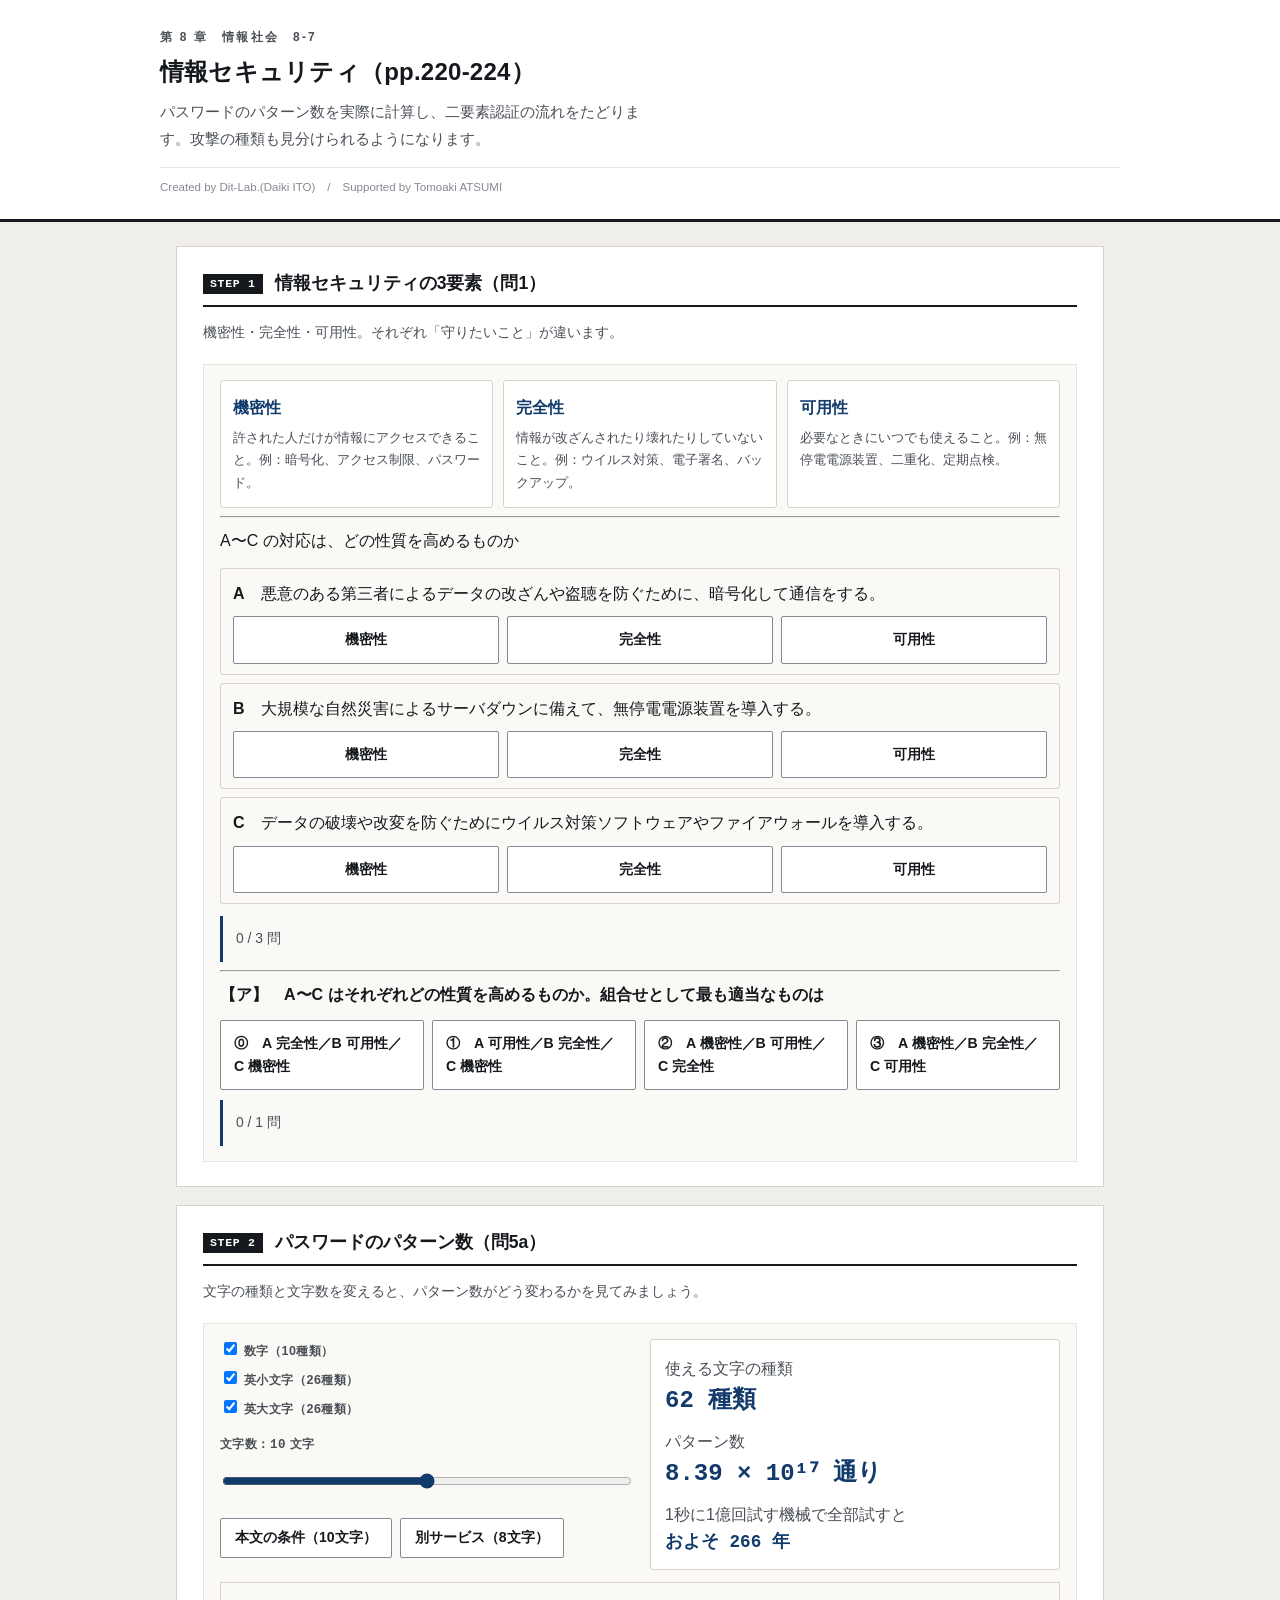
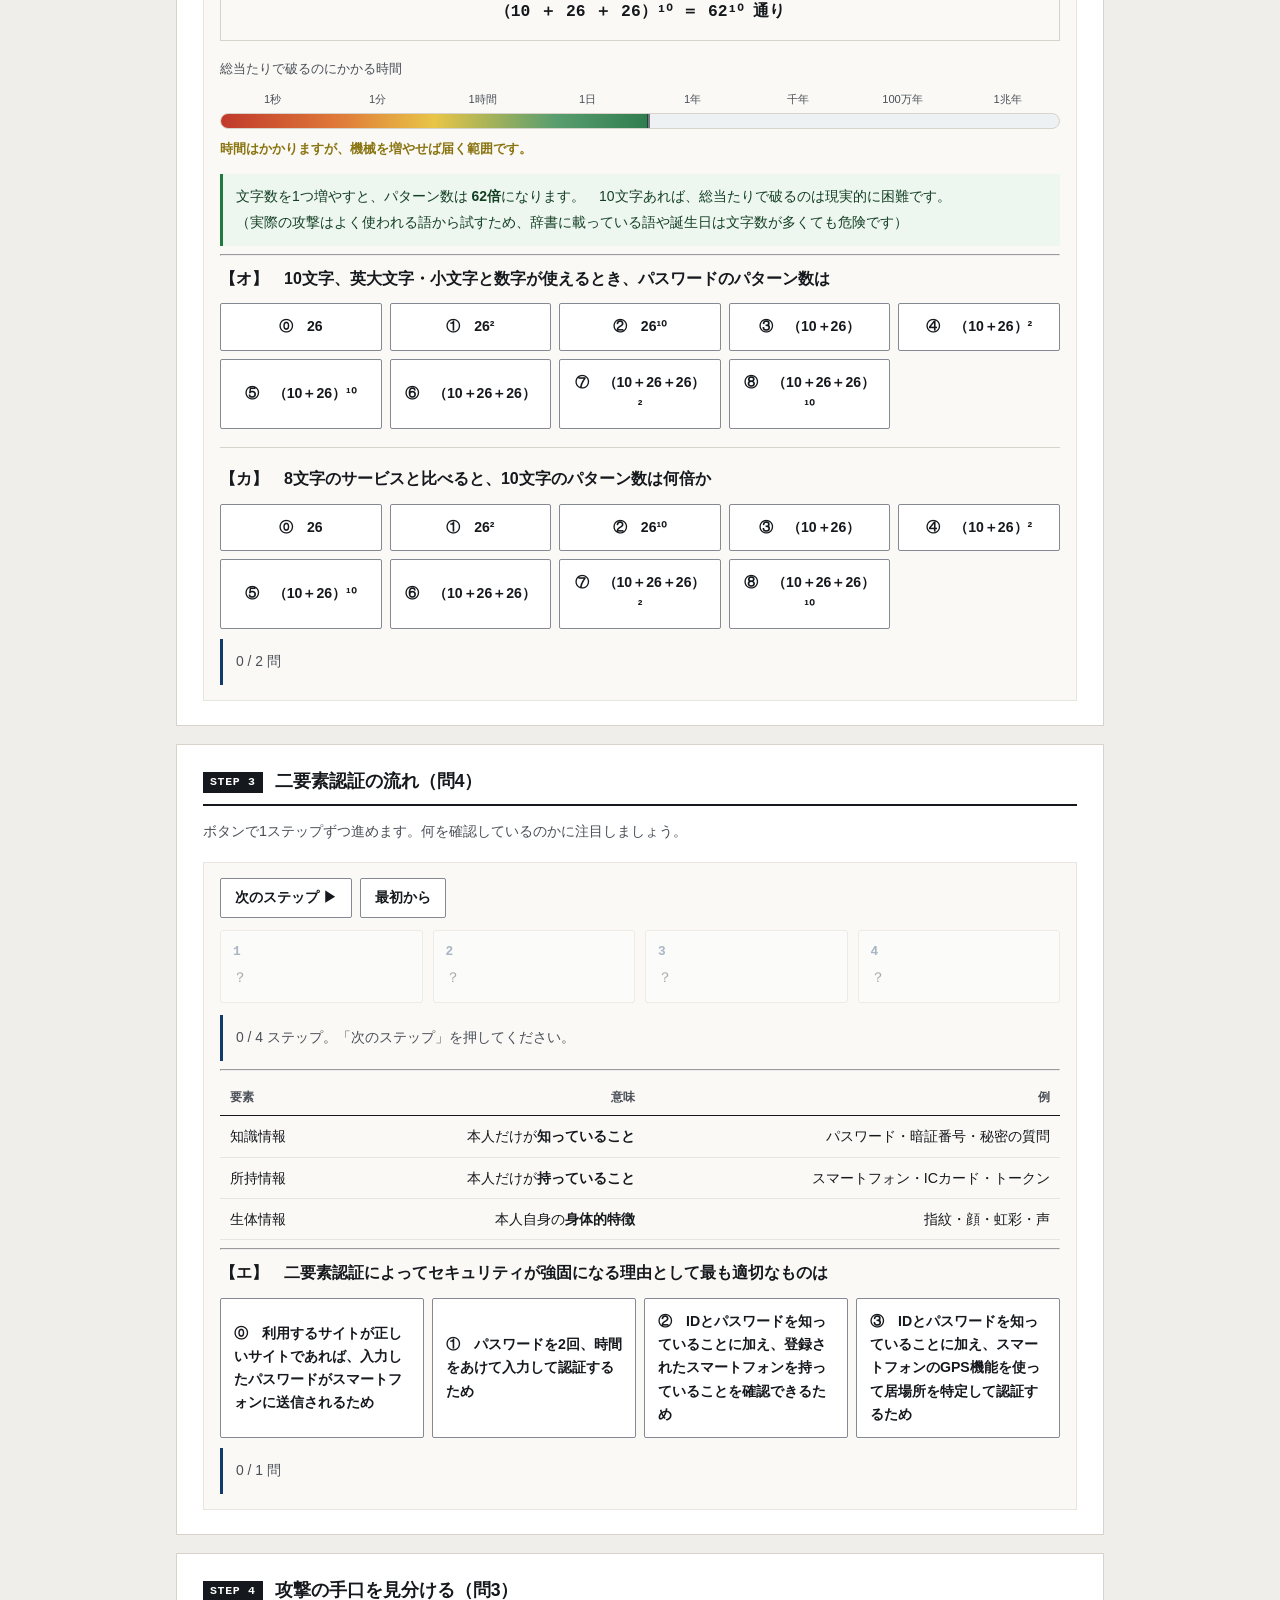
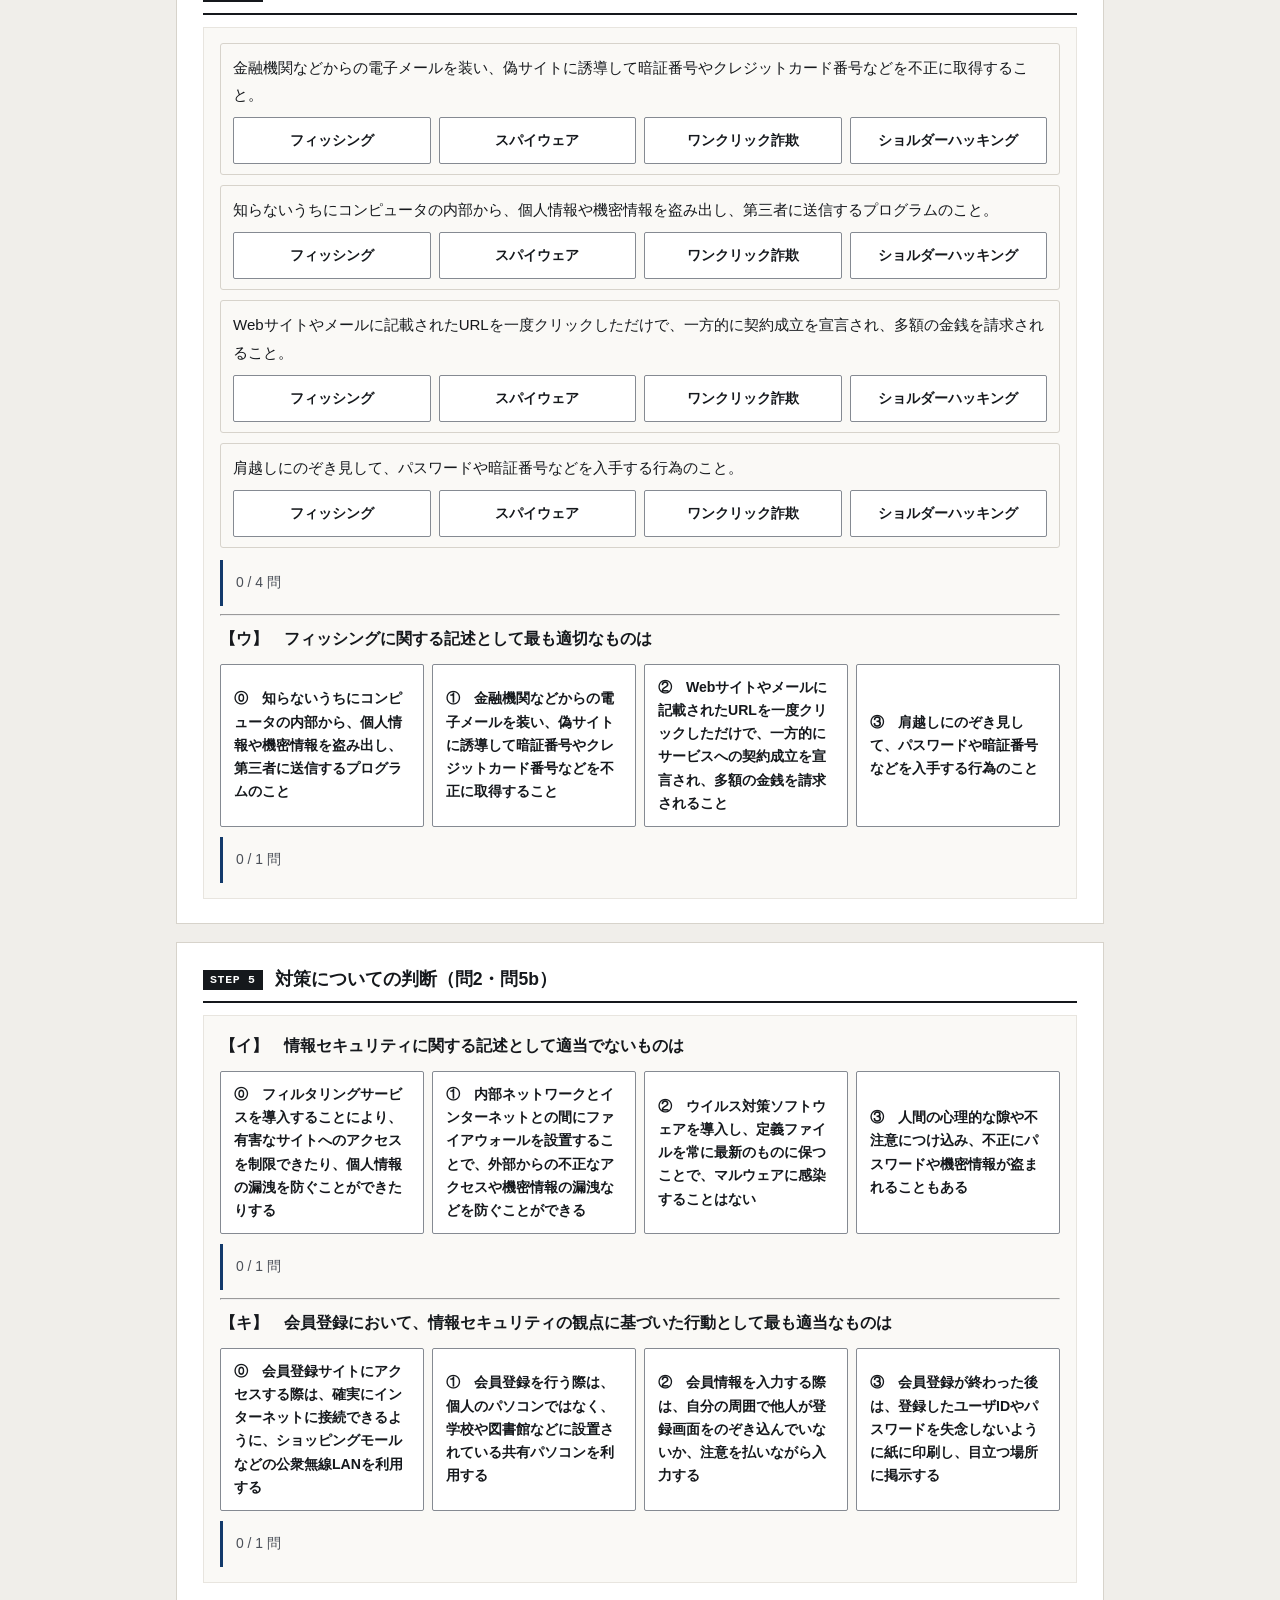
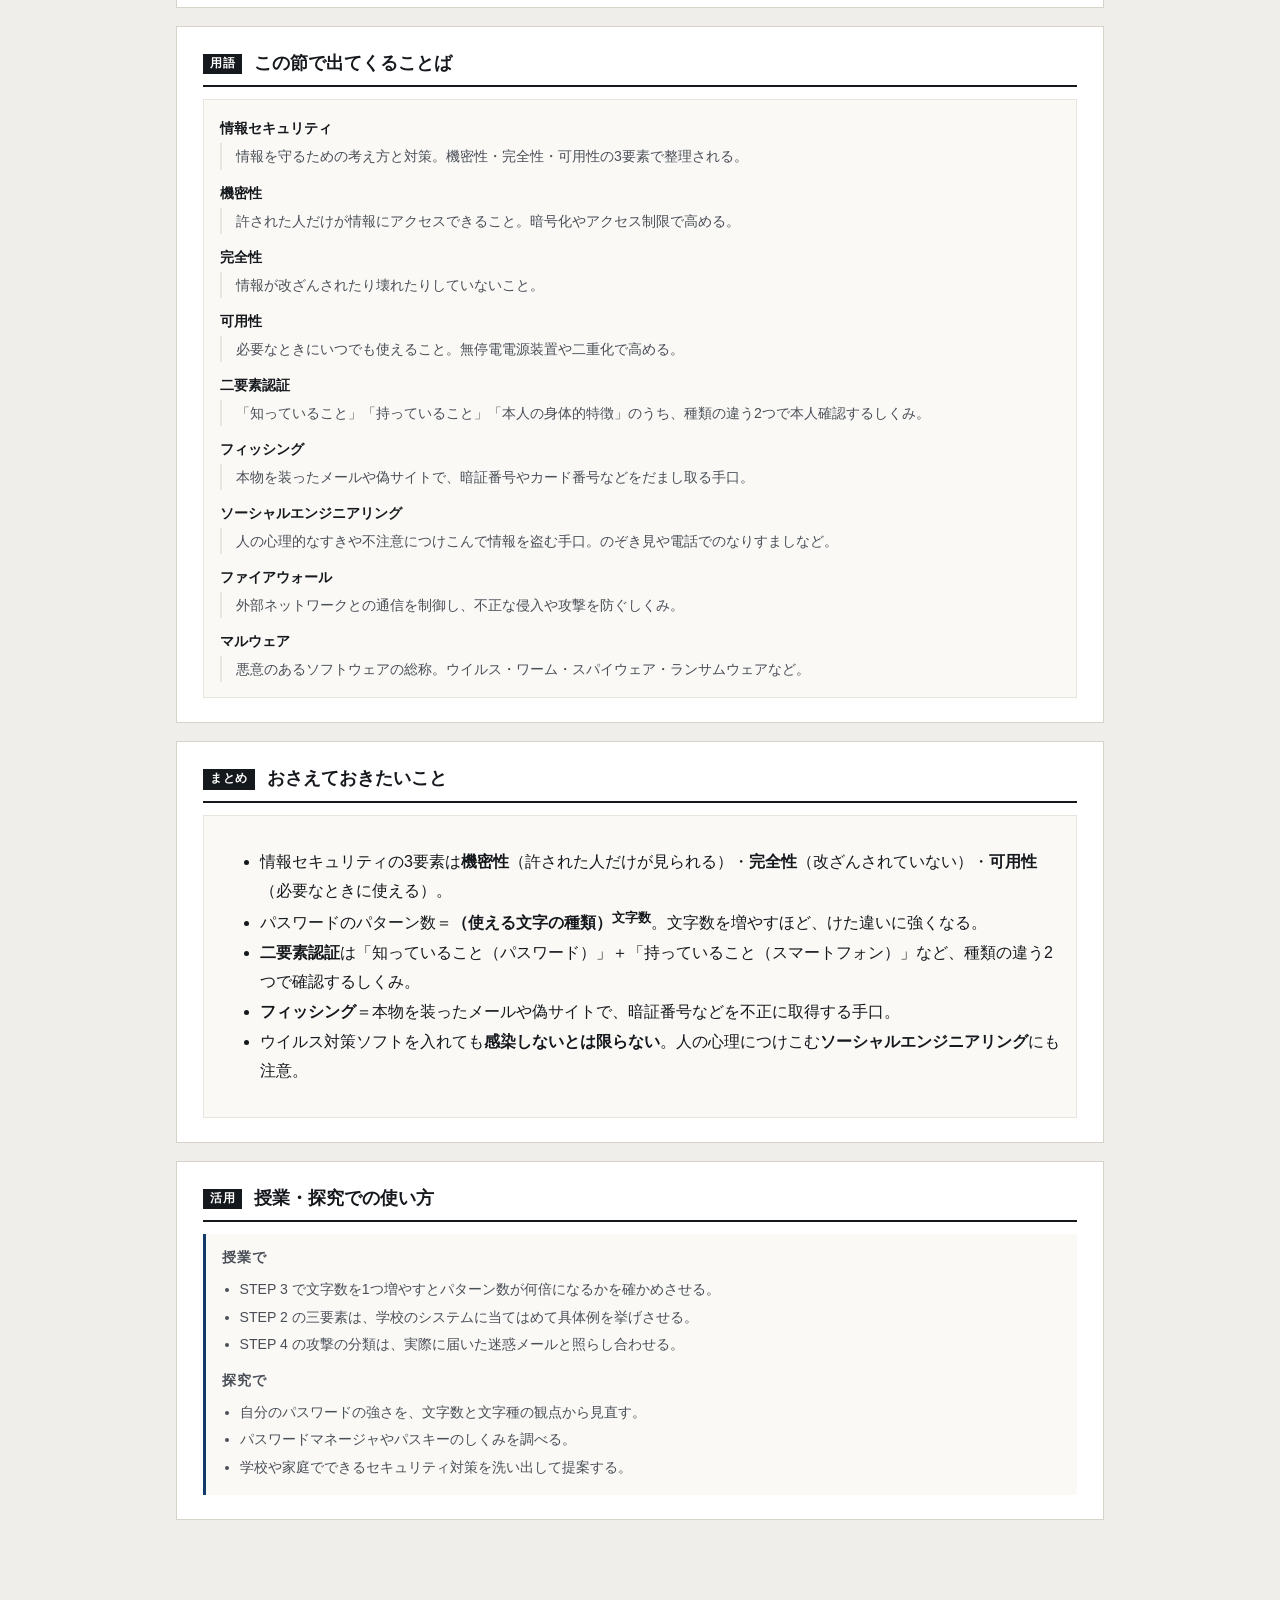
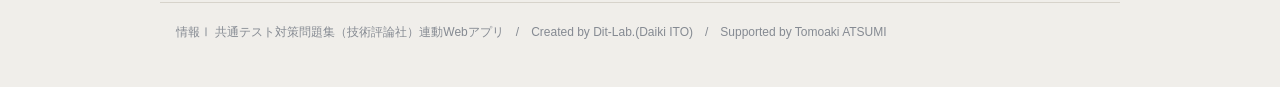
<file: index.html>
<!DOCTYPE html>
<html lang="ja">
<head>
<meta charset="UTF-8">
<meta name="viewport" content="width=device-width, initial-scale=1.0">
<title>情報セキュリティ｜情報Ⅰ共通テスト対策問題集</title>
<meta name="description" content="パスワードのパターン数を実際に計算し、二要素認証の流れをたどります。攻撃の種類も見分けられるようになります。">
<link rel="icon" href="data:image/svg+xml,%3Csvg xmlns=%22http://www.w3.org/2000/svg%22 viewBox=%220 0 32 32%22%3E%3Crect width=%2232%22 height=%2232%22 fill=%22%2315181c%22/%3E%3Ctext x=%2216%22 y=%2222%22 font-size=%2218%22 font-family=%22monospace%22 fill=%22%23fff%22 text-anchor=%22middle%22%3E01%3C/text%3E%3C/svg%3E">
<link rel="stylesheet" href="css/style.css?v=88681cd4">
<link rel="stylesheet" href="css/app.css?v=4eb703d7">
</head>
<body>

<header class="app-header">
  <div class="inner">
    <span class="eyebrow">第 8 章　情報社会　8-7</span>
    <h1>情報セキュリティ（pp.220-224）</h1>
    <p class="lead">パスワードのパターン数を実際に計算し、二要素認証の流れをたどります。攻撃の種類も見分けられるようになります。</p>
    <p class="credit">Created by Dit-Lab.(Daiki ITO)　/　Supported by Tomoaki ATSUMI</p>
  </div>
</header>

<main class="wrap">
  <section class="step" id="step1">
    <h2><span class="no">STEP 1</span>情報セキュリティの3要素（問1）</h2>
    <p class="desc">機密性・完全性・可用性。それぞれ「守りたいこと」が違います。</p>
    <div class="panel">
      <div class="tri" id="triBox"></div>
      <hr class="sep">
      <p class="qhead">A〜C の対応は、どの性質を高めるものか</p>
      <div id="abcBox"></div>
      <div class="note" id="abcNote" style="margin-top:12px"></div>
      <hr class="sep">
      <div id="q1Box"></div>
      <div class="note" id="q1Note" style="margin-top:10px"></div>
    </div>
  </section>

  <section class="step" id="step2">
    <h2><span class="no">STEP 2</span>パスワードのパターン数（問5a）</h2>
    <p class="desc">文字の種類と文字数を変えると、パターン数がどう変わるかを見てみましょう。</p>
    <div class="panel">
      <div class="grid c2">
        <div>
          <label class="fld"><input type="checkbox" id="useNum" checked> 数字（10種類）</label>
          <label class="fld"><input type="checkbox" id="useLow" checked> 英小文字（26種類）</label>
          <label class="fld"><input type="checkbox" id="useUp" checked> 英大文字（26種類）</label>
          <label class="fld" for="pwLen" style="margin-top:12px">文字数：<span class="mono" id="pwLenV">10</span> 文字</label>
          <input type="range" id="pwLen" min="4" max="16" step="1" value="10">
          <div class="btn-row" style="margin-top:10px">
            <button class="btn" id="pre10">本文の条件（10文字）</button>
            <button class="btn" id="pre8">別サービス（8文字）</button>
          </div>
        </div>
        <div>
          <div class="pwbox">
            <div class="small" style="color:var(--muted)">使える文字の種類</div>
            <div class="pwout" id="kindV">—</div>
            <div class="small" style="color:var(--muted);margin-top:10px">パターン数</div>
            <div class="pwout" id="patV">—</div>
            <div class="small" style="color:var(--muted);margin-top:10px">1秒に1億回試す機械で全部試すと</div>
            <div class="pwout" id="timeV" style="font-size:1.1rem">—</div>
          </div>
        </div>
      </div>
      <div class="eqbox" id="pwEq" style="margin-top:12px">—</div>

      <div class="crack">
        <div class="clabel">総当たりで破るのにかかる時間</div>
        <div class="cscale"><span>1秒</span><span>1分</span><span>1時間</span><span>1日</span><span>1年</span><span>千年</span><span>100万年</span><span>1兆年</span></div>
        <div class="ctrack"><i class="cfill" id="cFill"></i><i class="cmark" id="cMark"></i></div>
        <div class="czone" id="cZone"></div>
      </div>
      <div class="note" id="pwNote" style="margin-top:12px"></div>
      <hr class="sep">
      <div id="q5Box"></div>
      <div class="note" id="q5Note" style="margin-top:10px"></div>
    </div>
  </section>

  <section class="step" id="step3">
    <h2><span class="no">STEP 3</span>二要素認証の流れ（問4）</h2>
    <p class="desc">ボタンで1ステップずつ進めます。何を確認しているのかに注目しましょう。</p>
    <div class="panel">
      <div class="btn-row"><button class="btn" id="authNext">次のステップ ▶</button><button class="btn" id="authReset">最初から</button></div>
      <div class="authflow" id="authBox" style="margin-top:12px"></div>
      <div class="note" id="authNote" style="margin-top:12px"></div>
      <hr class="sep">
      <div class="tbl-scroll"><table class="tbl" id="factorTable"></table></div>
      <hr class="sep">
      <div id="q4Box"></div>
      <div class="note" id="q4Note" style="margin-top:10px"></div>
    </div>
  </section>

  <section class="step" id="step4">
    <h2><span class="no">STEP 4</span>攻撃の手口を見分ける（問3）</h2>
    <div class="panel">
      <div class="attacks" id="atkBox"></div>
      <div class="note" id="atkNote" style="margin-top:12px"></div>
      <hr class="sep">
      <div id="q3Box"></div>
      <div class="note" id="q3Note" style="margin-top:10px"></div>
    </div>
  </section>

  <section class="step" id="step5">
    <h2><span class="no">STEP 5</span>対策についての判断（問2・問5b）</h2>
    <div class="panel">
      <div id="q2Box"></div>
      <div class="note" id="q2Note" style="margin-top:10px"></div>
      <hr class="sep">
      <div id="q6Box"></div>
      <div class="note" id="q6Note" style="margin-top:10px"></div>
    </div>
  </section>

  <section class="step" id="glossary">
    <h2><span class="no">用語</span>この節で出てくることば</h2>
    <div class="panel"><div id="glossBox"></div></div>
  </section>

  <section class="step" id="wrap">
    <h2><span class="no">まとめ</span>おさえておきたいこと</h2>
    <div class="panel">
      <ul class="bullets">
        <li>情報セキュリティの3要素は<strong>機密性</strong>（許された人だけが見られる）・<strong>完全性</strong>（改ざんされていない）・<strong>可用性</strong>（必要なときに使える）。</li>
        <li>パスワードのパターン数＝<strong>（使える文字の種類）<sup>文字数</sup></strong>。文字数を増やすほど、けた違いに強くなる。</li>
        <li><strong>二要素認証</strong>は「知っていること（パスワード）」＋「持っていること（スマートフォン）」など、種類の違う2つで確認するしくみ。</li>
        <li><strong>フィッシング</strong>＝本物を装ったメールや偽サイトで、暗証番号などを不正に取得する手口。</li>
        <li>ウイルス対策ソフトを入れても<strong>感染しないとは限らない</strong>。人の心理につけこむ<strong>ソーシャルエンジニアリング</strong>にも注意。</li>
      </ul>
    </div>
  </section>

  <section class="step">
    <h2><span class="no">活用</span>授業・探究での使い方</h2>
    <div class="use-note">
      <h3>授業で</h3>
      <ul>
        <li>STEP 3 で文字数を1つ増やすとパターン数が何倍になるかを確かめさせる。</li>
        <li>STEP 2 の三要素は、学校のシステムに当てはめて具体例を挙げさせる。</li>
        <li>STEP 4 の攻撃の分類は、実際に届いた迷惑メールと照らし合わせる。</li>
      </ul>
      <h3 style="margin-top:12px">探究で</h3>
      <ul>
        <li>自分のパスワードの強さを、文字数と文字種の観点から見直す。</li>
        <li>パスワードマネージャやパスキーのしくみを調べる。</li>
        <li>学校や家庭でできるセキュリティ対策を洗い出して提案する。</li>
      </ul>
    </div>
  </section>

</main>

<footer class="app-footer">
  情報Ⅰ 共通テスト対策問題集（技術評論社）連動Webアプリ　/　Created by Dit-Lab.(Daiki ITO)　/　Supported by Tomoaki ATSUMI
</footer>

<script src="js/terms.js?v=b64c34e1"></script>
<script src="js/quiz.js?v=13402362"></script>
<script src="js/app.js?v=8c45248d"></script>
</body>
</html>
</file>
<file: css/style.css>
/* =========================================================
   情報Ⅰ 共通テスト対策問題集 — Web アプリ共通スタイル
   紙面（参考書）に寄せた設計。装飾色は使わず、色は意味を持つときだけ。
   ========================================================= */

:root{
  --paper:#ffffff;
  --paper-2:#faf9f6;      /* うすい紙 */
  --bg:#f0eeea;           /* 台紙 */
  --ink:#15181c;
  --ink-2:#4a4f57;
  --ink-3:#858a92;
  --rule:#d7d3cb;
  /* 旧名のまま書かれているアプリ用の別名（未定義だと枠線や文字色が消えるため） */
  --line: var(--rule);
  --muted: var(--ink-2);
  --sans: var(--font);         /* 罫線 */
  --rule-2:#e8e5df;
  --accent:#123a6b;       /* 濃紺。主要操作と現在地だけに使う */
  --accent-w:#e9eef6;
  --zero:#c0392b;         /* 左＝0 */
  --one:#1d4ed8;          /* 右＝1 */
  --ok:#1f7a3d;   --ok-bg:#eef6f0;
  --ng:#b3261e;   --ng-bg:#fbefee;
  --warn:#8a5a00; --warn-bg:#fbf5e8;
  --font:"Hiragino Kaku Gothic ProN","Hiragino Sans","Yu Gothic Medium","Yu Gothic",
         "Noto Sans JP",Meiryo,-apple-system,BlinkMacSystemFont,sans-serif;
  --mono:"SFMono-Regular",Menlo,Consolas,"Courier New",monospace;
}

*{box-sizing:border-box}
[hidden]{display:none !important}
html{-webkit-text-size-adjust:100%}
body{
  margin:0; background:var(--bg); color:var(--ink);
  font-family:var(--font); font-size:16px; line-height:1.85;
  font-feature-settings:"palt" 1;
}
h1,h2,h3,h4{line-height:1.45; margin:0; font-weight:700}
p{margin:0 0 .75em} p:last-child{margin-bottom:0}
a{color:var(--accent)}

/* ---------- 標題 ---------- */
.app-header{background:var(--paper); border-bottom:3px solid var(--ink); padding:26px 20px 20px}
.app-header .inner{max-width:960px; margin:0 auto}
.app-header .eyebrow{
  font-size:.75rem; font-weight:700; color:var(--ink-2); letter-spacing:.18em;
  display:block; margin-bottom:7px;
}
.app-header h1{font-size:1.5rem; letter-spacing:.01em}
.app-header .lead{font-size:.92rem; color:var(--ink-2); margin-top:9px; max-width:60ch}
.app-header .credit{
  font-size:.72rem; color:var(--ink-3); margin-top:14px;
  padding-top:9px; border-top:1px solid var(--rule-2);
}

/* ---------- 版面 ---------- */
.wrap{max-width:960px; margin:0 auto; padding:24px 16px 64px}
.step{background:var(--paper); border:1px solid var(--rule); padding:24px 26px; margin-bottom:18px}
.step > h2{
  display:flex; align-items:baseline; gap:12px; font-size:1.1rem;
  padding-bottom:9px; border-bottom:2px solid var(--ink); margin-bottom:12px;
}
.step > h2 .no{
  flex:none; font-family:var(--mono); font-size:.72rem; font-weight:700;
  background:var(--ink); color:var(--paper); padding:2px 7px; letter-spacing:.06em;
  position:relative; top:-2px;
}
.step > .desc{color:var(--ink-2); font-size:.9rem; margin-bottom:18px}
.step[hidden]{display:none}

.grid{display:grid; gap:20px}
.grid > *{min-width:0}          /* 子の中身で列が広がるのを防ぐ */
@media(min-width:800px){ .grid.c2{grid-template-columns:1fr 1fr} }
@media(min-width:800px){ .grid.c21{grid-template-columns:1.45fr 1fr} }

.panel{border:1px solid var(--rule-2); background:var(--paper-2); padding:15px 16px; min-width:0}
.panel > h3{
  font-size:.8rem; font-weight:700; color:var(--ink-2); letter-spacing:.08em;
  margin-bottom:12px; padding-bottom:6px; border-bottom:1px solid var(--rule);
}

/* ---------- 部品 ---------- */
.btn{
  appearance:none; border:1px solid var(--ink-3); background:var(--paper); color:var(--ink);
  font-family:inherit; font-size:.88rem; font-weight:700; padding:8px 14px;
  border-radius:2px; cursor:pointer; min-height:40px; line-height:1.4;
  transition:background .12s, border-color .12s, color .12s;
}
.btn:hover:not(:disabled){background:var(--accent-w); border-color:var(--accent); color:var(--accent)}
.btn:disabled{opacity:.35; cursor:not-allowed}
.btn.primary{background:var(--accent); color:var(--paper); border-color:var(--accent)}
.btn.primary:hover:not(:disabled){background:#0d2c53; color:var(--paper)}
.btn.ghost{border-color:var(--rule); color:var(--ink-2)}
.btn.sm{font-size:.8rem; padding:5px 10px; min-height:34px}
.btn-row{display:flex; flex-wrap:wrap; gap:8px; align-items:center}

/* タブ（見出し下線式） */
.seg{display:flex; gap:0; border-bottom:1px solid var(--rule)}
.seg button{
  appearance:none; border:0; background:transparent; font-family:inherit; font-size:.88rem;
  font-weight:700; color:var(--ink-3); padding:9px 4px; margin-right:26px; cursor:pointer;
  border-bottom:3px solid transparent; margin-bottom:-1px; min-height:40px;
}
.seg button:hover{color:var(--ink-2)}
.seg button[aria-pressed="true"]{color:var(--ink); border-bottom-color:var(--accent)}

label.fld{display:block; font-size:.78rem; font-weight:700; color:var(--ink-2); margin-bottom:5px; letter-spacing:.04em}
input[type=text], textarea, input[type=number]{
  width:100%; font-family:inherit; font-size:1rem; color:var(--ink);
  border:1px solid var(--ink-3); border-radius:2px; padding:9px 11px;
  background:var(--paper); min-height:42px;
}
input:focus, textarea:focus{outline:2px solid var(--accent); outline-offset:-1px; border-color:var(--accent)}
.btn:focus-visible, .seg button:focus-visible, .node-card:focus-visible{outline:2px solid var(--accent); outline-offset:2px}
textarea{resize:vertical; line-height:1.7}
.mono{font-family:var(--mono)}

table.tbl{width:100%; border-collapse:collapse; font-size:.89rem}
table.tbl th, table.tbl td{border-bottom:1px solid var(--rule-2); padding:7px 10px; text-align:right}
table.tbl th:first-child, table.tbl td:first-child{text-align:left}
table.tbl thead th{border-bottom:1.5px solid var(--ink); font-size:.76rem; color:var(--ink-2); font-weight:700; white-space:nowrap}
.tbl-scroll{overflow-x:auto; -webkit-overflow-scrolling:touch; max-width:100%}

.note{padding:10px 13px; font-size:.87rem; border-left:3px solid var(--ink-3); background:var(--paper-2); overflow-wrap:break-word; word-break:break-word}
.note.ok{background:var(--ok-bg); border-left-color:var(--ok); color:#123f22}
.note.ng{background:var(--ng-bg); border-left-color:var(--ng); color:#6d1a15}
.note.info{background:var(--paper-2); border-left-color:var(--accent); color:var(--ink-2)}
.note.warn{background:var(--warn-bg); border-left-color:var(--warn); color:#5c3d00}
.note[hidden]{display:none}

.badge{
  display:inline-block; font-size:.72rem; font-weight:700; padding:1px 7px;
  border:1px solid var(--rule); color:var(--ink-2); background:var(--paper); letter-spacing:.04em;
}

/* 数値は罫線で仕切るだけ。カードにしない */
.metrics{display:flex; flex-wrap:wrap; gap:0; border-top:1px solid var(--rule)}
.metric{flex:1 1 130px; padding:11px 14px 11px 0; border-right:1px solid var(--rule-2)}
.metric:last-child{border-right:0}
.metric .k{font-size:.74rem; color:var(--ink-3); font-weight:700; letter-spacing:.05em}
.metric .v{font-size:1.6rem; font-weight:700; line-height:1.3; font-family:var(--mono); letter-spacing:-.01em}
.metric .s{font-size:.76rem; color:var(--ink-2)}

.bit0{color:var(--zero); font-weight:700}
.bit1{color:var(--one); font-weight:700}

.app-footer{
  max-width:960px; margin:0 auto; padding:18px 16px 44px; color:var(--ink-3);
  font-size:.75rem; border-top:1px solid var(--rule);
}
.sr-only{position:absolute;width:1px;height:1px;overflow:hidden;clip:rect(0 0 0 0);white-space:nowrap}

@media(max-width:640px){
  body{font-size:15px}
  .app-header{padding:20px 16px 16px}
  .app-header h1{font-size:1.16rem}
  .wrap{padding:16px 12px 52px}
  .step{padding:18px 15px}
  .seg button{margin-right:18px; font-size:.84rem}
  .metric{flex-basis:50%; border-right:0}
}
@media (prefers-reduced-motion:reduce){ *{animation:none!important; transition:none!important} }

/* ---------- 自分のデータ・共有・印刷 ---------- */
.toolbar{display:flex; flex-wrap:wrap; gap:8px; align-items:center; margin-top:12px;
  padding-top:12px; border-top:1px solid var(--rule-2)}
.toolbar .hint{font-size:.78rem; color:var(--ink-3)}
.paste-area{width:100%; min-height:110px; font-family:var(--mono); font-size:.86rem}
.use-note{background:var(--paper-2); border-left:3px solid var(--accent); padding:14px 16px; font-size:.88rem}
.use-note h3{font-size:.86rem; letter-spacing:.06em; margin-bottom:8px; color:var(--ink-2)}
.use-note ol, .use-note ul{margin:0; padding-left:1.25em; line-height:1.95; color:var(--ink-2)}

@media print{
  body{background:#fff}
  .app-header{border-bottom:2px solid #000}
  .step{border:1px solid #bbb; break-inside:avoid; page-break-inside:avoid; margin-bottom:12px}
  .btn, .seg, .toolbar, input[type=range]{display:none !important}
  .note{border-left-width:2px}
  a[href]:after{content:""}
}

/* ---------- 入力グリッド ---------- */
.dg-scroll{overflow:auto; -webkit-overflow-scrolling:touch; border:1px solid var(--rule); background:var(--paper); max-height:420px}
table.dg{border-collapse:collapse; font-family:var(--mono); font-size:.9rem; min-width:100%}
table.dg th, table.dg td{border:1px solid var(--rule-2); padding:0}
table.dg thead th{background:var(--paper-2); position:sticky; top:0; z-index:2}
table.dg .dg-n{background:var(--paper-2); color:var(--ink-3); font-size:.76rem; font-weight:400;
  text-align:center; min-width:34px; padding:0 4px; position:sticky; left:0; z-index:1}
table.dg .dg-corner{background:var(--paper-2); min-width:34px; position:sticky; left:0; z-index:3}
table.dg .dg-act{background:var(--paper-2); width:34px}
.dg-h, .dg-c{width:100%; min-width:96px; border:0; background:transparent; font-family:inherit;
  font-size:.9rem; padding:8px 9px; color:var(--ink); min-height:38px}
.dg-h{font-weight:700; font-family:var(--font); font-size:.82rem; color:var(--ink-2)}
.dg-c.num{text-align:right}
.dg-c:focus, .dg-h:focus{outline:2px solid var(--accent); outline-offset:-2px; background:var(--accent-w)}
.dg-del{border:0; background:transparent; color:var(--ink-3); cursor:pointer; width:32px; height:34px; font-size:1rem}
.dg-del:hover{color:var(--ng)}
.dg-tools{display:flex; flex-wrap:wrap; gap:8px; align-items:center; margin-top:10px}
.dg-hint{font-size:.76rem; color:var(--ink-3)}

/* ---------- ファイル読み込み ---------- */
.filebox{display:flex; flex-wrap:wrap; gap:10px; align-items:center; padding:12px;
  border:1px dashed var(--rule); background:var(--paper-2)}
.filebox input[type=file]{font-size:.85rem; font-family:inherit; max-width:100%}
.filebox .sel{max-width:220px}
.filelabel{display:inline-flex; align-items:center; gap:6px; font-size:.85rem; font-weight:700;
  border:1px solid var(--ink-3); background:var(--paper); padding:8px 14px; border-radius:2px; cursor:pointer; min-height:40px}
.filelabel:hover{border-color:var(--accent); color:var(--accent); background:var(--accent-w)}
.filelabel input{display:none}

/* ---------- 用語解説 ---------- */
.term{position:relative; border-bottom:1.5px dotted var(--accent); cursor:help; color:var(--accent); font-weight:700}
.term .term-pop{display:none; position:absolute; left:0; top:1.7em; z-index:50; width:min(300px,78vw);
  background:var(--paper); border:1px solid var(--ink-3); box-shadow:0 6px 20px rgba(0,0,0,.14);
  padding:10px 12px; font-size:.82rem; font-weight:400; color:var(--ink-2); line-height:1.75;
  border-left:3px solid var(--accent); cursor:auto; text-align:left}
.term .term-pop b{display:block; color:var(--ink); font-size:.86rem; margin-bottom:3px}
.term.open .term-pop{display:block}
dl.gloss{margin:0; font-size:.88rem}
dl.gloss dt{font-weight:700; color:var(--ink); margin-top:10px}
dl.gloss dt:first-child{margin-top:0}
dl.gloss dd{margin:2px 0 0; color:var(--ink-2); line-height:1.85; padding-left:1em; border-left:2px solid var(--rule-2)}
@media print{ .term{border-bottom:0; color:inherit} .term .term-pop{display:none !important} }

/* ---------- スマホ・タブレット ---------- */
@media (max-width:1024px){
  /* iOS で入力時に画面が勝手に拡大するのを防ぐ（16px 未満だとズームする） */
  input[type=text], input[type=number], textarea, select, .dg-c, .dg-h{ font-size:16px }
  .dg-c, .dg-h{ min-width:110px }
}
@media (max-width:820px){
  .grid.c2,.grid.c21{grid-template-columns:1fr}
  .dg-scroll{max-height:340px}
  .filebox{flex-direction:column; align-items:stretch}
  .filebox .sel{max-width:100%}
  .term .term-pop{left:auto; right:0; width:min(280px,86vw)}
}
@media (max-width:480px){
  .step > h2{font-size:1rem; flex-wrap:wrap}
  .metrics{gap:0}
  .metric{flex-basis:50%; padding-right:10px}
  .metric .v{font-size:1.3rem}
  .btn{padding:8px 12px}
  .dg-tools{gap:6px}
  .dg-hint{width:100%}
}
/* タッチ操作でのスクロールを滑らかに */
.tbl-scroll, .dg-scroll, .tree-box{ -webkit-overflow-scrolling:touch; overscroll-behavior-x:contain }

/* 幅指定つきの入力欄がスマートフォンではみ出さないようにする */
input[type=text], input[type=number], input[type=search], textarea, select{ max-width:100% }
.btn-row > label{ min-width:0; max-width:100% }
.btn-row > label input, .btn-row > label select{ max-width:100% }

/* 共通：○×判定・並べかえ（quiz.js 用） */
.abcde{border:1px solid var(--rule); border-radius:3px; overflow:hidden}
.abcde > div{border-top:1px solid var(--rule); padding:10px 12px}
.abcde > div:first-child{border-top:0}
.abcde .st{display:flex; gap:10px; align-items:flex-start; flex-wrap:wrap}
.abcde .st .k{font-weight:700; font-family:var(--mono); min-width:1.4em}
.abcde .st .t{flex:1; min-width:12em}
.abcde .jb{display:flex; gap:6px}
.abcde .jb .btn{min-width:3.4em; padding:6px 10px; text-align:center}
.prep{display:grid; grid-template-columns:repeat(auto-fit,minmax(150px,1fr)); gap:10px; margin-top:10px}
.prep .slot{border:1px dashed var(--ink-3); border-radius:3px; padding:10px; min-height:92px; background:var(--paper)}
.prep .slot.filled{border-style:solid}
.prep .slot .tag{font:700 .74rem/1.4 var(--mono); color:var(--accent); display:block; margin-bottom:6px}
.prep .slot .txt{font-size:.86rem; line-height:1.7}
.cards{display:flex; flex-wrap:wrap; gap:8px; margin-top:10px}
.cards .c{border:1px solid var(--ink-3); border-radius:3px; padding:9px 12px; background:var(--paper);
  cursor:pointer; font-size:.88rem; max-width:100%; text-align:left; font-family:inherit; color:var(--ink)}
.cards .c:hover{background:var(--warn-bg)}
.cards .c.used{opacity:.35; pointer-events:none}

/* --- 予想してから実行 --- */
.pmark{display:inline-block; background:var(--accent); color:#fff; font-size:.7rem; font-weight:700;
  letter-spacing:.08em; padding:2px 7px; border-radius:2px; margin-right:8px; vertical-align:2px}
input.pin{font-size:1.05rem; padding:7px 10px; border:1px solid var(--rule); border-radius:3px;
  width:9em; max-width:100%; background:#fff}
.btn-row .unit{color:var(--muted); font-size:.9rem}
.choice4 .btn.on{border-color:var(--accent); box-shadow:inset 0 0 0 1px var(--accent); font-weight:700}
/* 設問文の見出し（flex ではなく通常の段落。.qhead は左右振り分け用なので用途が別） */
.pq{margin:0 0 10px; font-weight:700; line-height:1.85}

/* --- 自分のテーマでやってみる（ワークシート） --- */
.wsheet{display:grid; gap:14px}
@media(min-width:760px){ .wsheet{grid-template-columns:1fr 1fr} }
.wsf{display:block}
.wsf .wsl{display:block; font-weight:700; font-size:.9rem; margin-bottom:3px}
.wsf .wsh{display:block; font-size:.78rem; color:var(--muted); margin-bottom:5px; line-height:1.6}
.wsf textarea{width:100%; max-width:100%; font:inherit; font-size:.92rem; line-height:1.75;
  padding:8px 10px; border:1px solid var(--rule); border-radius:3px; background:#fff; resize:vertical}
.wsf textarea:focus{outline:2px solid var(--accent); outline-offset:-2px}
.wsout{margin-top:14px; border:1px solid var(--ink-3); border-radius:3px; background:#fff; padding:16px 18px}
.wsout h4{margin:0 0 10px; font-size:1rem}
.wsout dl{margin:0}
.wsout dt{font-weight:700; font-size:.84rem; color:var(--accent); margin-top:10px}
.wsout dd{margin:2px 0 0; font-size:.92rem; line-height:1.85; white-space:pre-wrap}
.wsout .wsmsg{margin:10px 0 0; font-size:.86rem; color:var(--muted)}
@media print{
  .app-header, .btn-row, .step:not(.wsprint){ display:none !important }
  .wsout{border:none; padding:0}
}
</file>
<file: css/app.css>
.qhead{display:flex; justify-content:space-between; align-items:center; margin-bottom:12px}
.card-q{border:1px solid var(--rule); background:var(--paper); padding:18px; margin-bottom:14px}
.q-scene{font-size:1rem; font-weight:700; line-height:1.9}
.choice4{display:grid; gap:8px; grid-template-columns:repeat(auto-fit,minmax(160px,1fr))}
.choice4 .btn{text-align:left; line-height:1.65; padding:11px 13px}
.choice4 .btn.correct{background:var(--ok-bg); border-color:var(--ok); color:var(--ok)}
.choice4 .btn.wrong{background:var(--ng-bg); border-color:var(--ng); color:var(--ng)}
.choice4.locked{pointer-events:none}
.sel{width:100%; font-family:inherit; font-size:.95rem; padding:9px 11px; min-height:42px;
  border:1px solid var(--ink-3); border-radius:2px; background:var(--paper); color:var(--ink)}
input[type=range]{width:100%; accent-color:var(--accent); height:34px}
.why{font-size:.85rem; color:var(--ink-2); line-height:1.85}
.eqbox{font-family:var(--mono); font-size:1.02rem; font-weight:700; text-align:center; padding:14px;
  border:1px solid var(--rule); background:var(--paper-2); line-height:1.8}
.blankin{border:1.5px solid var(--accent); background:#fff; padding:6px 8px; text-align:center;
  font-family:var(--mono); min-height:38px; font-size:.95rem; max-width:120px}
.blankin.ok{border-color:var(--ok); background:var(--ok-bg)}
.blankin.ng{border-color:var(--ng); background:var(--ng-bg)}
table.tbl td .blankin{width:100%; max-width:none}

/* --- 8-7 情報セキュリティ --- */
.tri{display:grid;grid-template-columns:repeat(auto-fit,minmax(160px,1fr));gap:10px}
.tri .c{border:1px solid var(--line);border-radius:3px;padding:12px;background:#fff}
.tri .c .t{font-weight:700;font-size:1rem;color:var(--accent)}
.tri .c .d{font-size:.84rem;color:var(--muted);line-height:1.7;margin-top:4px}
.pwbox{border:1px solid var(--line);border-radius:3px;padding:14px;background:#fff}
.pwout{font:700 1.5rem/1.4 var(--mono);word-break:break-all;color:var(--accent)}
.authflow{display:grid;grid-template-columns:repeat(auto-fit,minmax(150px,1fr));gap:10px}
.authflow .s{border:1px solid var(--line);border-radius:3px;padding:12px;background:#fff;opacity:.35}
.authflow .s.on{opacity:1;border-color:var(--accent)}
.authflow .s .n{font:700 .8rem/1.4 var(--mono);color:var(--accent)}
.authflow .s .t{font-size:.88rem;line-height:1.7;margin-top:5px}
.attacks{display:grid;grid-template-columns:1fr;gap:10px}
.attacks .a{border:1px solid var(--line);border-radius:3px;padding:10px 12px}
.attacks .a .q{margin-bottom:8px;font-size:.94rem}

/* --- 解読時間の対数バー（STEP 2） --- */
.crack{margin-top:16px}
.crack .clabel{font-size:.8rem;color:var(--ink-2);margin-bottom:8px}
.cscale{display:flex;justify-content:space-between;font-size:.7rem;color:var(--muted);margin-bottom:4px}
.cscale span{flex:1;text-align:center}
.ctrack{position:relative;height:16px;border-radius:8px;overflow:hidden;
  background:#eef1f4;border:1px solid var(--rule)}
.cfill{position:absolute;left:0;top:0;bottom:0;width:0;
  background:linear-gradient(90deg,#c0392b 0%,#e07b39 28%,#e8c547 50%,#5a9e6f 78%,#2f7d4f 100%);
  transition:width .6s cubic-bezier(.45,.05,.35,1)}
.cmark{position:absolute;top:0;bottom:0;width:3px;background:var(--ink);opacity:.55;
  transition:left .6s cubic-bezier(.45,.05,.35,1)}
.czone{margin-top:8px;font-size:.84rem;font-weight:700}
.czone.z0{color:#c0392b}.czone.z1{color:#c06a1e}.czone.z2{color:#8a7410}.czone.z3{color:#2f7d4f}
</file>
